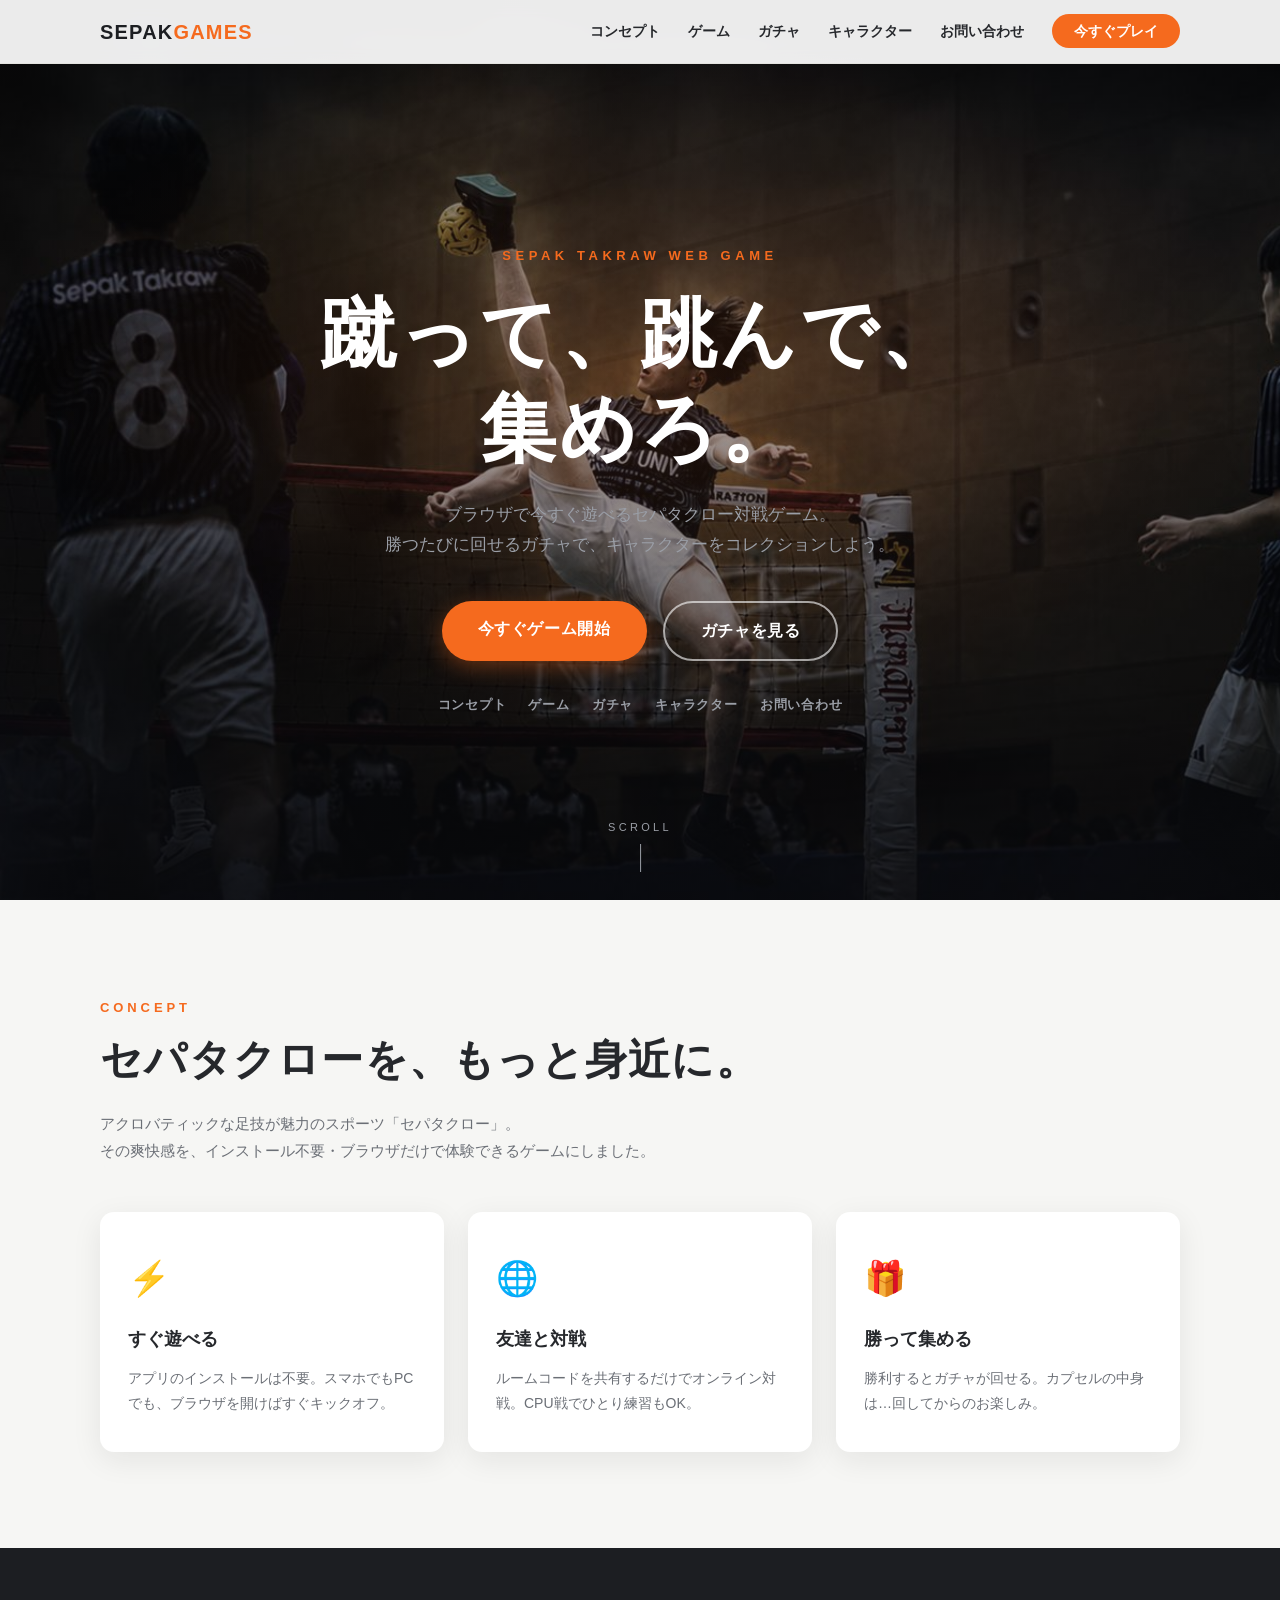
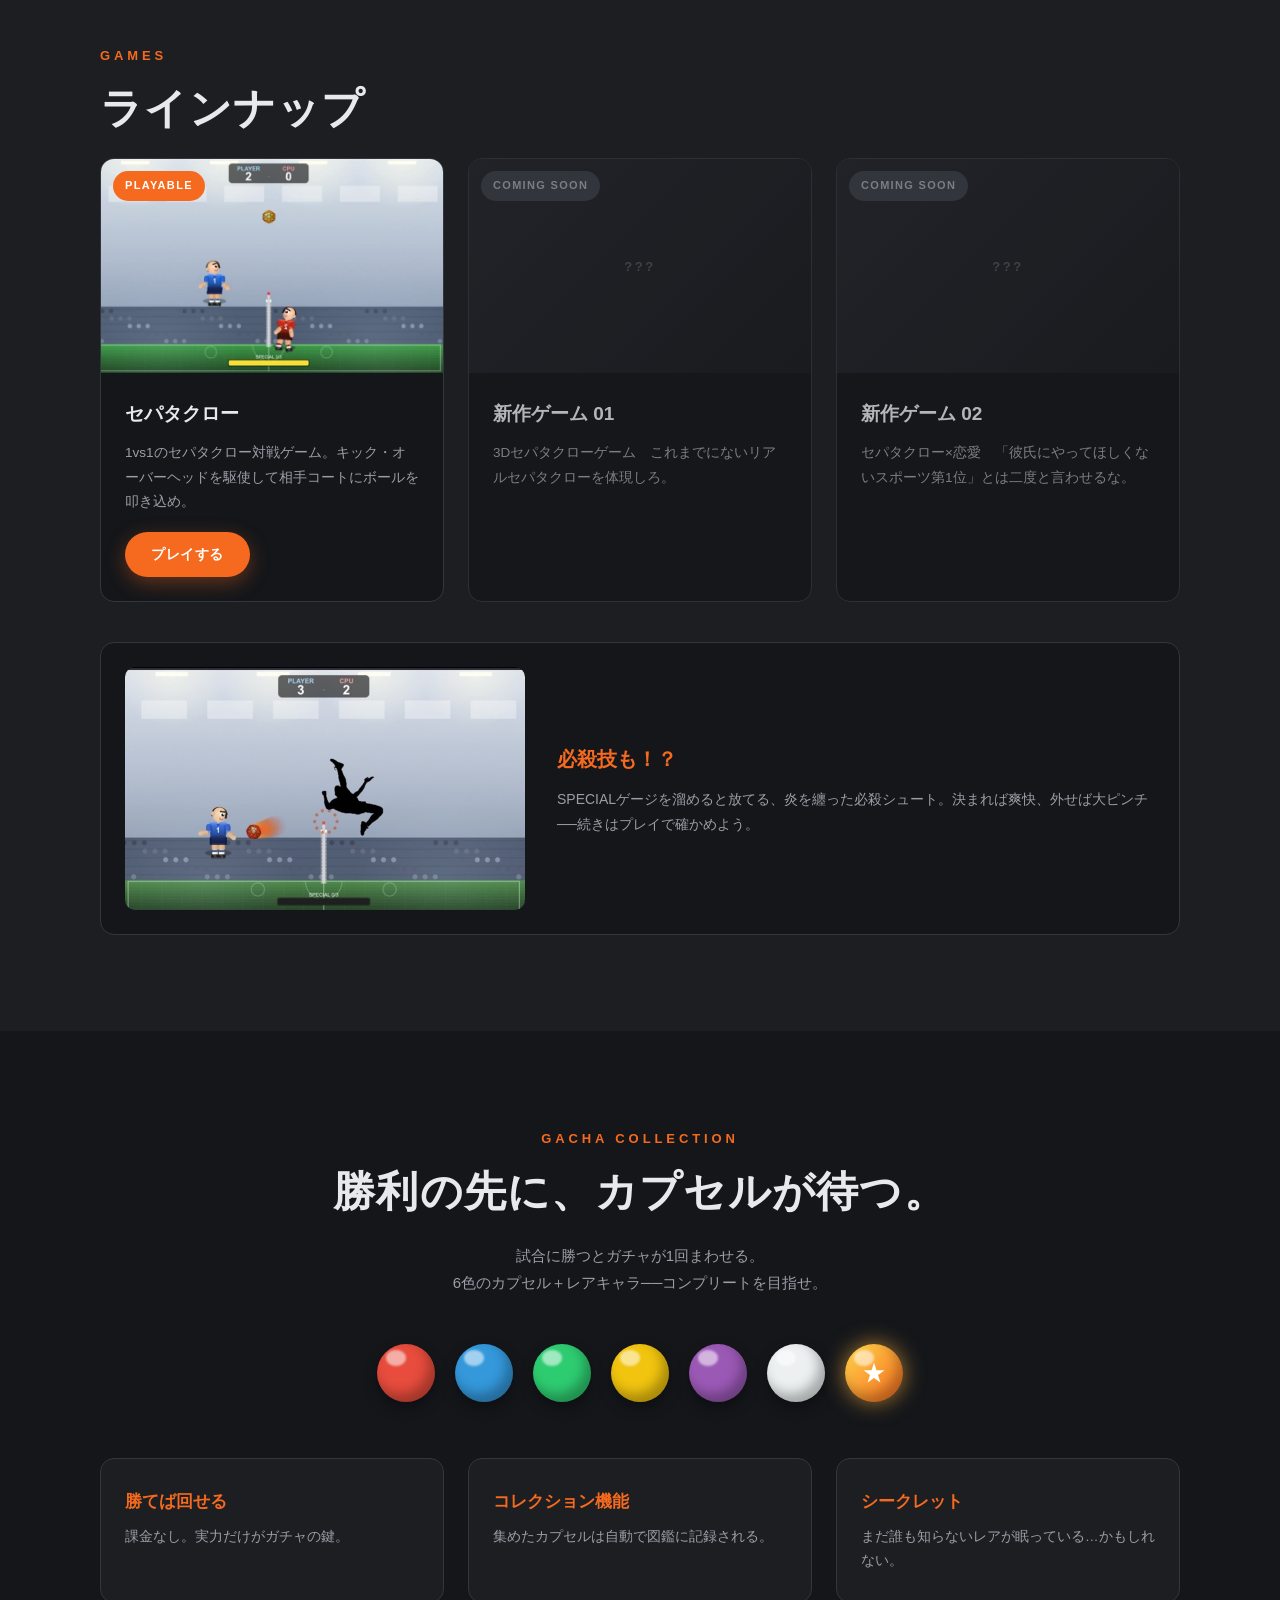
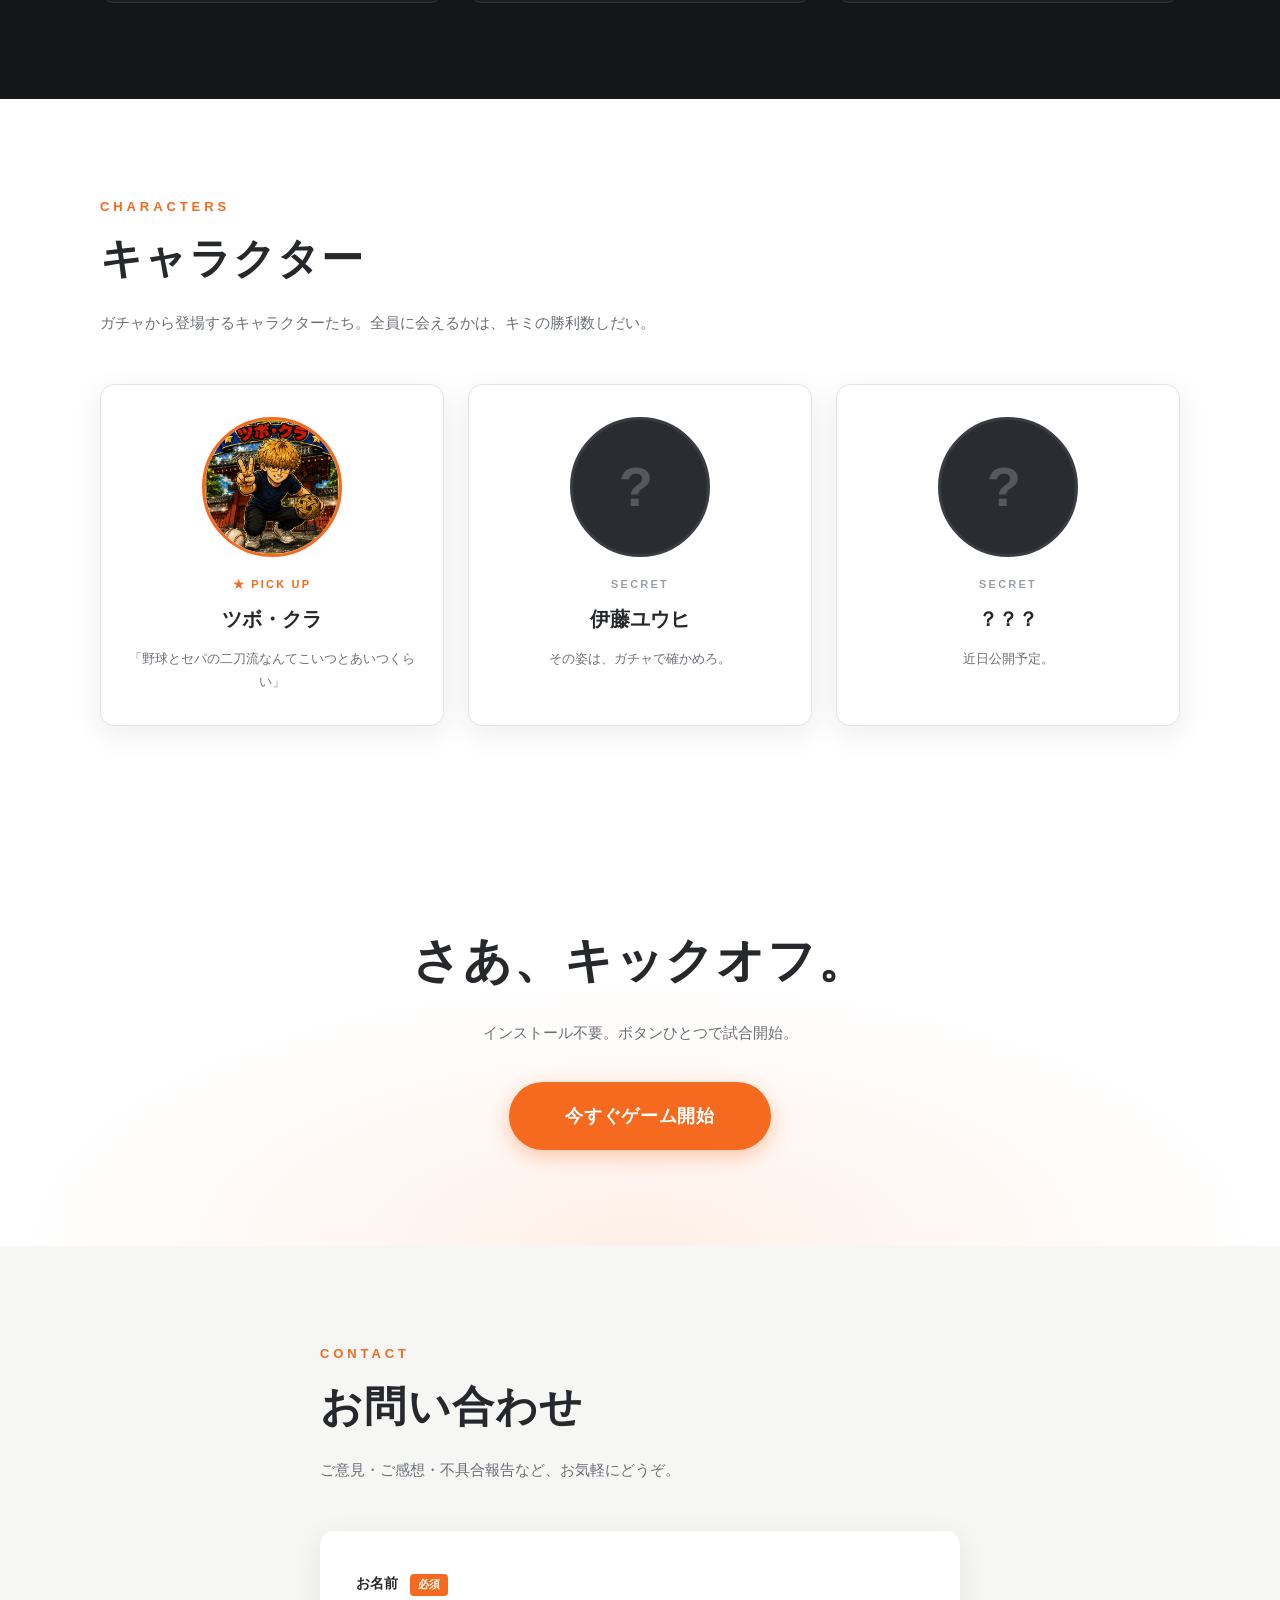
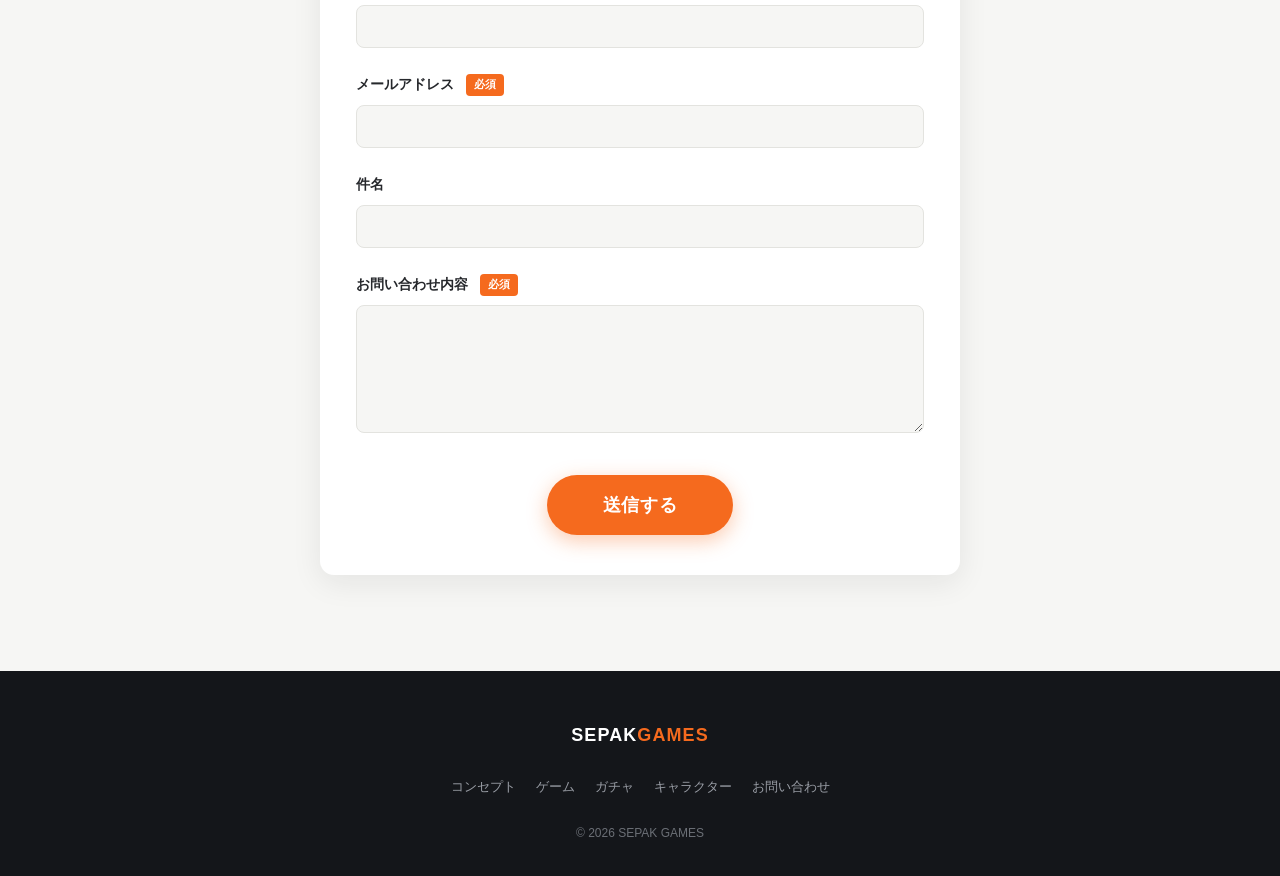
<file: index.html>
<!DOCTYPE html>
<html lang="ja">
<head>
<meta charset="UTF-8">
<meta name="viewport" content="width=device-width, initial-scale=1.0">
<title>SEPAK GAMES | セパタクローゲームポータル</title>
<meta name="description" content="セパタクローを遊び尽くす無料Webゲームポータル「SEPAK GAMES」。インストール不要・ブラウザですぐ遊べるセパタクロー対戦ゲーム。オンライン対戦や、勝利で集めるガチャコレクションも。">
<meta name="theme-color" content="#1c1e22">
<meta name="google-site-verification" content="fpA9SXEetHbOfvM1wDsB76FA36JRCF0NVcErvlDeFhI">

<!-- OGP（SNSでシェアされたときの表示） -->
<meta property="og:site_name" content="SEPAK GAMES">
<meta property="og:title" content="SEPAK GAMES | セパタクローゲームポータル">
<meta property="og:description" content="インストール不要・ブラウザですぐ遊べるセパタクロー対戦ゲーム。勝利で集めるガチャコレクションも。">
<meta property="og:type" content="website">
<meta property="og:url" content="https://sepakgames.netlify.app/">
<meta property="og:image" content="https://sepakgames.netlify.app/assets/ogp.jpg">
<meta property="og:image:width" content="1200">
<meta property="og:image:height" content="630">
<meta property="og:locale" content="ja_JP">
<meta name="twitter:card" content="summary_large_image">
<meta name="twitter:image" content="https://sepakgames.netlify.app/assets/ogp.jpg">
<link rel="canonical" href="https://sepakgames.netlify.app/">

<link rel="icon" type="image/svg+xml" href="assets/favicon.svg">
<link rel="stylesheet" href="css/style.css">

<!-- 検索エンジン向けの構造化データ -->
<script type="application/ld+json">
{
  "@context": "https://schema.org",
  "@type": "WebSite",
  "name": "SEPAK GAMES",
  "url": "https://sepakgames.netlify.app/",
  "description": "セパタクローを遊び尽くす無料Webゲームポータル",
  "inLanguage": "ja"
}
</script>
<script type="application/ld+json">
{
  "@context": "https://schema.org",
  "@type": "VideoGame",
  "name": "セパタクロー",
  "url": "https://shinnosukeodahara1109shusyoku-crypto.github.io/Sepak-takrawgame/",
  "description": "ブラウザで遊べる1vs1のセパタクロー対戦ゲーム。オンライン対戦・勝利ガチャつき。",
  "playMode": ["SinglePlayer", "MultiPlayer"],
  "gamePlatform": "Web Browser",
  "inLanguage": "ja",
  "offers": { "@type": "Offer", "price": "0", "priceCurrency": "JPY" }
}
</script>
</head>
<body>

<!-- ══════════ ヘッダー ══════════ -->
<header class="site-header">
  <div class="container header-inner">
    <a href="#" class="logo">SEPAK<span>GAMES</span></a>

    <!-- ハンバーガーメニュー（CSSのみで動作） -->
    <input type="checkbox" id="nav-toggle" class="nav-toggle">
    <label for="nav-toggle" class="nav-toggle-label" aria-label="メニュー">
      <span></span><span></span><span></span>
    </label>

    <nav class="global-nav">
      <ul>
        <li><a href="#concept">コンセプト</a></li>
        <li><a href="#games">ゲーム</a></li>
        <li><a href="#gacha">ガチャ</a></li>
        <li><a href="#characters">キャラクター</a></li>
        <li><a href="#contact">お問い合わせ</a></li>
        <li><a href="https://shinnosukeodahara1109shusyoku-crypto.github.io/Sepak-takrawgame/" target="_blank" rel="noopener" class="nav-cta">今すぐプレイ</a></li>
      </ul>
    </nav>
  </div>
</header>

<main>

<!-- ══════════ ヒーロー ══════════ -->
<section class="hero" id="hero">
  <div class="hero-bg" aria-hidden="true"></div>
  <div class="container hero-inner">
    <p class="hero-eyebrow">SEPAK TAKRAW WEB GAME</p>
    <h1 class="hero-title">蹴って、跳んで、<br>集めろ。</h1>
    <p class="hero-lead">ブラウザで今すぐ遊べるセパタクロー対戦ゲーム。<br class="pc-only">勝つたびに回せるガチャで、キャラクターをコレクションしよう。</p>
    <div class="hero-actions">
      <a href="https://shinnosukeodahara1109shusyoku-crypto.github.io/Sepak-takrawgame/" target="_blank" rel="noopener" class="btn btn-primary">今すぐゲーム開始</a>
      <a href="#gacha" class="btn btn-ghost">ガチャを見る</a>
    </div>
    <nav class="hero-links" aria-label="セクションへのリンク">
      <a href="#concept">コンセプト</a>
      <a href="#games">ゲーム</a>
      <a href="#gacha">ガチャ</a>
      <a href="#characters">キャラクター</a>
      <a href="#contact">お問い合わせ</a>
    </nav>
  </div>
  <div class="hero-scroll" aria-hidden="true">SCROLL</div>
</section>

<!-- ══════════ コンセプト ══════════ -->
<section class="section concept" id="concept">
  <div class="container">
    <p class="section-eyebrow">CONCEPT</p>
    <h2 class="section-title">セパタクローを、<br class="sp-only">もっと身近に。</h2>
    <p class="section-lead">
      アクロバティックな足技が魅力のスポーツ「セパタクロー」。<br>
      その爽快感を、インストール不要・ブラウザだけで体験できるゲームにしました。
    </p>
    <div class="concept-grid">
      <div class="concept-card">
        <div class="concept-icon" aria-hidden="true">⚡</div>
        <h3>すぐ遊べる</h3>
        <p>アプリのインストールは不要。スマホでもPCでも、ブラウザを開けばすぐキックオフ。</p>
      </div>
      <div class="concept-card">
        <div class="concept-icon" aria-hidden="true">🌐</div>
        <h3>友達と対戦</h3>
        <p>ルームコードを共有するだけでオンライン対戦。CPU戦でひとり練習もOK。</p>
      </div>
      <div class="concept-card">
        <div class="concept-icon" aria-hidden="true">🎁</div>
        <h3>勝って集める</h3>
        <p>勝利するとガチャが回せる。カプセルの中身は…回してからのお楽しみ。</p>
      </div>
    </div>
  </div>
</section>

<!-- ══════════ ゲーム一覧 ══════════ -->
<section class="section games section-dark" id="games">
  <div class="container">
    <p class="section-eyebrow">GAMES</p>
    <h2 class="section-title">ラインナップ</h2>
    <div class="games-grid">

      <article class="game-card is-playable">
        <div class="game-thumb">
          <video class="game-thumb-media" poster="assets/gameplay.jpg" autoplay muted loop playsinline preload="metadata" aria-label="セパタクローゲームのプレー動画">
            <source src="assets/gameplay.mp4" type="video/mp4">
          </video>
          <span class="game-badge">PLAYABLE</span>
        </div>
        <div class="game-body">
          <h3>セパタクロー</h3>
          <p>1vs1のセパタクロー対戦ゲーム。キック・オーバーヘッドを駆使して相手コートにボールを叩き込め。</p>
          <a href="https://shinnosukeodahara1109shusyoku-crypto.github.io/Sepak-takrawgame/" target="_blank" rel="noopener" class="btn btn-primary btn-sm">プレイする</a>
        </div>
      </article>

      <article class="game-card is-coming">
        <div class="game-thumb">
          <span class="game-thumb-placeholder">???</span>
          <span class="game-badge badge-coming">COMING SOON</span>
        </div>
        <div class="game-body">
          <h3>新作ゲーム 01</h3>
          <p>3Dセパタクローゲーム　これまでにないリアルセパタクローを体現しろ。</p>
        </div>
      </article>

      <article class="game-card is-coming">
        <div class="game-thumb">
          <span class="game-thumb-placeholder">???</span>
          <span class="game-badge badge-coming">COMING SOON</span>
        </div>
        <div class="game-body">
          <h3>新作ゲーム 02</h3>
          <p>セパタクロー×恋愛　「彼氏にやってほしくないスポーツ第1位」とは二度と言わせるな。</p>
        </div>
      </article>

    </div>

    <!-- ゲームの見どころ（サブ紹介） -->
    <aside class="game-highlight">
      <img src="assets/special_move.jpg" alt="必殺技の演出画面。炎を纏ったボールが相手コートへ飛んでいく" width="800" height="486" loading="lazy">
      <div class="game-highlight-body">
        <h3>必殺技も！？</h3>
        <p>SPECIALゲージを溜めると放てる、炎を纏った必殺シュート。決まれば爽快、外せば大ピンチ──続きはプレイで確かめよう。</p>
      </div>
    </aside>
  </div>
</section>

<!-- ══════════ ガチャコレクション ══════════ -->
<section class="section gacha section-dark" id="gacha">
  <div class="container">
    <p class="section-eyebrow">GACHA COLLECTION</p>
    <h2 class="section-title">勝利の先に、<br class="sp-only">カプセルが待つ。</h2>
    <p class="section-lead">
      試合に勝つとガチャが1回まわせる。<br>
      6色のカプセル＋レアキャラ──コンプリートを目指せ。
    </p>

    <div class="capsule-row" aria-hidden="true">
      <span class="capsule capsule-red"></span>
      <span class="capsule capsule-blue"></span>
      <span class="capsule capsule-green"></span>
      <span class="capsule capsule-yellow"></span>
      <span class="capsule capsule-purple"></span>
      <span class="capsule capsule-white"></span>
      <span class="capsule capsule-rare">★</span>
    </div>

    <div class="gacha-features">
      <div class="gacha-feature">
        <h3>勝てば回せる</h3>
        <p>課金なし。実力だけがガチャの鍵。</p>
      </div>
      <div class="gacha-feature">
        <h3>コレクション機能</h3>
        <p>集めたカプセルは自動で図鑑に記録される。</p>
      </div>
      <div class="gacha-feature">
        <h3>シークレット</h3>
        <p>まだ誰も知らないレアが眠っている…かもしれない。</p>
      </div>
    </div>
  </div>
</section>

<!-- ══════════ キャラクター紹介 ══════════ -->
<section class="section characters" id="characters">
  <div class="container">
    <p class="section-eyebrow">CHARACTERS</p>
    <h2 class="section-title">キャラクター</h2>
    <p class="section-lead">ガチャから登場するキャラクターたち。全員に会えるかは、キミの勝利数しだい。</p>
    <div class="char-grid">

      <article class="char-card">
        <div class="char-portrait">
          <img src="assets/tsubo_kura.jpg" alt="ツボ・クラ：野球ボールとセパタクローボールを持った眼鏡の少年のキャラクターシール" width="480" height="480" loading="lazy">
        </div>
        <p class="char-rarity">★ PICK UP</p>
        <h3 class="char-name">ツボ・クラ</h3>
        <p class="char-quote">「野球とセパの二刀流なんてこいつとあいつくらい」</p>
      </article>

      <article class="char-card is-secret">
        <div class="char-portrait">
          <span class="char-placeholder char-silhouette">?</span>
        </div>
        <p class="char-rarity">SECRET</p>
        <h3 class="char-name">伊藤ユウヒ</h3>
        <p class="char-quote">その姿は、ガチャで確かめろ。</p>
      </article>

      <article class="char-card is-secret">
        <div class="char-portrait">
          <span class="char-placeholder char-silhouette">?</span>
        </div>
        <p class="char-rarity">SECRET</p>
        <h3 class="char-name">？？？</h3>
        <p class="char-quote">近日公開予定。</p>
      </article>

    </div>
  </div>
</section>

<!-- ══════════ プレイCTA ══════════ -->
<section class="section play-cta" id="play">
  <div class="container">
    <h2 class="play-title">さあ、キックオフ。</h2>
    <p class="play-lead">インストール不要。ボタンひとつで試合開始。</p>
    <a href="https://shinnosukeodahara1109shusyoku-crypto.github.io/Sepak-takrawgame/" target="_blank" rel="noopener" class="btn btn-primary btn-lg">今すぐゲーム開始</a>
  </div>
</section>

<!-- ══════════ お問い合わせ ══════════ -->
<section class="section contact" id="contact">
  <div class="container container-narrow">
    <p class="section-eyebrow">CONTACT</p>
    <h2 class="section-title">お問い合わせ</h2>
    <p class="section-lead">ご意見・ご感想・不具合報告など、お気軽にどうぞ。</p>

    <!-- Googleフォーム連携: 見た目はこのサイトのまま、送信データだけGoogleフォームに記録される -->
    <form class="contact-form" id="contactForm"
          action="https://docs.google.com/forms/d/e/1FAIpQLSd2zEGayqavc96Z0F9NjpJHDblPqJxu7sWBeWed3k_uHK79kQ/formResponse"
          method="POST" target="hidden_iframe">
      <div class="form-group">
        <label for="name">お名前 <span class="required">必須</span></label>
        <input type="text" id="name" name="entry.1781500597" required autocomplete="name">
      </div>
      <div class="form-group">
        <label for="email">メールアドレス <span class="required">必須</span></label>
        <input type="email" id="email" name="entry.1640447617" required autocomplete="email">
      </div>
      <div class="form-group">
        <label for="subject">件名</label>
        <input type="text" id="subject" name="entry.372180179">
      </div>
      <div class="form-group">
        <label for="message">お問い合わせ内容 <span class="required">必須</span></label>
        <textarea id="message" name="entry.2040870261" rows="6" required></textarea>
      </div>
      <button type="submit" class="btn btn-primary btn-lg">送信する</button>
      <p class="form-success" id="formSuccess" hidden>送信しました。お問い合わせありがとうございます！</p>
    </form>
    <!-- Googleフォームの完了画面へ遷移させないための受け皿 -->
    <iframe name="hidden_iframe" id="hiddenIframe" style="display:none" title="送信処理用"></iframe>
  </div>
</section>

</main>

<!-- ══════════ フッター ══════════ -->
<footer class="site-footer">
  <div class="container footer-inner">
    <p class="footer-logo">SEPAK<span>GAMES</span></p>
    <nav class="footer-nav">
      <a href="#concept">コンセプト</a>
      <a href="#games">ゲーム</a>
      <a href="#gacha">ガチャ</a>
      <a href="#characters">キャラクター</a>
      <a href="#contact">お問い合わせ</a>
    </nav>
    <p class="copyright">&copy; 2026 SEPAK GAMES</p>
  </div>
</footer>

<script>
// Googleフォーム送信: 完了画面に飛ばさず、その場で送信完了メッセージを表示する
(function () {
  const form = document.getElementById('contactForm');
  const iframe = document.getElementById('hiddenIframe');
  const success = document.getElementById('formSuccess');
  if (!form) return;
  let submitted = false;

  form.addEventListener('submit', function () {
    submitted = true;
  });
  iframe.addEventListener('load', function () {
    if (!submitted) return; // 初期ロードは無視
    submitted = false;
    form.reset();
    success.hidden = false;
  });
})();
</script>

</body>
</html>
</file>
<file: css/style.css>
/* ══════════════════════════════════════════════
   SEPAK GAMES — サイト共通スタイル
   基調: 白 × ダークグレー / アクセント: オレンジ
   ══════════════════════════════════════════════ */

:root {
  --color-white: #ffffff;
  --color-off-white: #f6f6f4;
  --color-dark: #1c1e22;      /* ダークグレー（セクション背景） */
  --color-darker: #14161a;    /* より深いグレー（フッター等） */
  --color-text: #26282c;
  --color-text-muted: #6b6f76;
  --color-text-on-dark: #e8e9eb;
  --color-muted-on-dark: #9a9ea6;
  --color-accent: #f56a1e;    /* ゲームと共通のオレンジ */
  --color-accent-hover: #ff7f38;
  --color-border: #e3e3df;
  --color-border-dark: #33363c;

  --font-base: "Helvetica Neue", Arial, "Hiragino Kaku Gothic ProN", "Hiragino Sans", "BIZ UDPGothic", Meiryo, sans-serif;

  --header-height: 64px;
  --radius: 14px;
  --shadow: 0 8px 30px rgba(20, 22, 26, 0.08);
  --shadow-hover: 0 14px 40px rgba(20, 22, 26, 0.14);
}

/* ── リセット & ベース ─────────────────────── */
*, *::before, *::after { margin: 0; padding: 0; box-sizing: border-box; }

html { scroll-behavior: smooth; scroll-padding-top: var(--header-height); }

body {
  font-family: var(--font-base);
  color: var(--color-text);
  background: var(--color-white);
  line-height: 1.8;
  -webkit-font-smoothing: antialiased;
}

img { max-width: 100%; height: auto; display: block; }
a { color: inherit; text-decoration: none; }
ul { list-style: none; }

.container {
  width: min(100% - 40px, 1080px);
  margin-inline: auto;
}
.container-narrow { max-width: 640px; }

/* PC / SP 表示切り替え用 */
.sp-only { display: none; }
@media (max-width: 767px) {
  .sp-only { display: inline; }
  .pc-only { display: none; }
}

/* ── ボタン ────────────────────────────────── */
.btn {
  display: inline-block;
  padding: 14px 36px;
  border: none;
  border-radius: 999px;
  font-size: 16px;
  font-weight: bold;
  letter-spacing: 0.04em;
  cursor: pointer;
  transition: transform 0.15s ease, box-shadow 0.15s ease, background 0.15s ease;
}
.btn-primary {
  background: var(--color-accent);
  color: #fff;
  box-shadow: 0 6px 20px rgba(245, 106, 30, 0.35);
}
.btn-primary:hover {
  background: var(--color-accent-hover);
  transform: translateY(-2px);
  box-shadow: 0 10px 26px rgba(245, 106, 30, 0.45);
}
.btn-ghost {
  background: transparent;
  color: #fff;
  border: 2px solid rgba(255, 255, 255, 0.6);
}
.btn-ghost:hover { border-color: #fff; transform: translateY(-2px); }
.btn-sm { padding: 10px 26px; font-size: 14px; }
.btn-lg { padding: 18px 56px; font-size: 18px; }

/* ══════════ ヘッダー ══════════ */
.site-header {
  position: fixed;
  top: 0; left: 0; right: 0;
  z-index: 100;
  height: var(--header-height);
  background: rgba(255, 255, 255, 0.92);
  backdrop-filter: blur(10px);
  border-bottom: 1px solid var(--color-border);
}
.header-inner {
  display: flex;
  align-items: center;
  justify-content: space-between;
  height: 100%;
}
.logo {
  font-size: 20px;
  font-weight: 900;
  letter-spacing: 0.06em;
  color: var(--color-dark);
}
.logo span { color: var(--color-accent); }

.global-nav ul {
  display: flex;
  align-items: center;
  gap: 28px;
}
.global-nav a {
  font-size: 14px;
  font-weight: bold;
  color: var(--color-text);
  transition: color 0.15s;
}
.global-nav a:hover { color: var(--color-accent); }
.nav-cta {
  background: var(--color-accent);
  color: #fff !important;
  padding: 9px 22px;
  border-radius: 999px;
  transition: background 0.15s;
}
.nav-cta:hover { background: var(--color-accent-hover); }

/* ハンバーガー（SPのみ表示） */
.nav-toggle { display: none; }
.nav-toggle-label { display: none; }

/* ══════════ ヒーロー ══════════ */
.hero {
  position: relative;
  min-height: 100svh;
  display: flex;
  align-items: center;
  justify-content: center;
  text-align: center;
  overflow: hidden;
  background: var(--color-darker);
  color: #fff;
  padding-top: var(--header-height);
}
/* トップ画像（実写のセパタクロー）＋文字を読みやすくする暗いオーバーレイ */
.hero-bg {
  position: absolute;
  inset: 0;
  background:
    linear-gradient(180deg, rgba(10,11,14,0.55) 0%, rgba(10,11,14,0.35) 40%, rgba(10,11,14,0.75) 100%),
    radial-gradient(ellipse 70% 55% at 50% 42%, rgba(245, 106, 30, 0.18), transparent 70%),
    url("../assets/hero.jpg") center / cover no-repeat,
    var(--color-darker);
}
.hero-inner { position: relative; z-index: 1; }
.hero-eyebrow {
  font-size: 13px;
  font-weight: bold;
  letter-spacing: 0.35em;
  color: var(--color-accent);
  margin-bottom: 18px;
}
.hero-title {
  font-size: clamp(40px, 8vw, 76px);
  font-weight: 900;
  line-height: 1.25;
  letter-spacing: 0.04em;
  margin-bottom: 24px;
}
.hero-lead {
  font-size: clamp(14px, 2vw, 17px);
  color: var(--color-muted-on-dark);
  margin-bottom: 40px;
}
.hero-actions {
  display: flex;
  gap: 16px;
  justify-content: center;
  flex-wrap: wrap;
}
/* ヒーロー内のセクションリンク集 */
.hero-links {
  display: flex;
  flex-wrap: wrap;
  justify-content: center;
  gap: 10px 22px;
  margin-top: 32px;
}
.hero-links a {
  position: relative;
  font-size: 13px;
  font-weight: bold;
  letter-spacing: 0.06em;
  color: var(--color-muted-on-dark);
  padding-bottom: 3px;
  transition: color 0.15s;
}
.hero-links a::after {
  content: "";
  position: absolute;
  left: 0; bottom: 0;
  width: 100%; height: 1px;
  background: var(--color-accent);
  transform: scaleX(0);
  transform-origin: left;
  transition: transform 0.2s ease;
}
.hero-links a:hover { color: #fff; }
.hero-links a:hover::after { transform: scaleX(1); }
.hero-scroll {
  position: absolute;
  bottom: 28px;
  left: 50%;
  transform: translateX(-50%);
  font-size: 11px;
  letter-spacing: 0.3em;
  color: var(--color-muted-on-dark);
  padding-bottom: 34px;
}
.hero-scroll::after {
  content: "";
  position: absolute;
  bottom: 0;
  left: 50%;
  width: 1px;
  height: 28px;
  background: var(--color-muted-on-dark);
  animation: scrollLine 2s ease-in-out infinite;
}
@keyframes scrollLine {
  0% { transform: scaleY(0); transform-origin: top; }
  45% { transform: scaleY(1); transform-origin: top; }
  55% { transform: scaleY(1); transform-origin: bottom; }
  100% { transform: scaleY(0); transform-origin: bottom; }
}

/* ══════════ セクション共通 ══════════ */
.section { padding: 96px 0; }
.section-dark {
  background: var(--color-dark);
  color: var(--color-text-on-dark);
}
.section-eyebrow {
  font-size: 13px;
  font-weight: bold;
  letter-spacing: 0.3em;
  color: var(--color-accent);
  margin-bottom: 12px;
}
.section-title {
  font-size: clamp(28px, 5vw, 42px);
  font-weight: 900;
  line-height: 1.4;
  letter-spacing: 0.03em;
  margin-bottom: 20px;
}
.section-lead {
  font-size: 15px;
  color: var(--color-text-muted);
  margin-bottom: 48px;
}
.section-dark .section-lead { color: var(--color-muted-on-dark); }

/* ══════════ コンセプト ══════════ */
.concept { background: var(--color-off-white); }
.concept-grid {
  display: grid;
  grid-template-columns: repeat(3, 1fr);
  gap: 24px;
}
.concept-card {
  background: var(--color-white);
  border-radius: var(--radius);
  padding: 36px 28px;
  box-shadow: var(--shadow);
  transition: transform 0.2s ease, box-shadow 0.2s ease;
}
.concept-card:hover { transform: translateY(-4px); box-shadow: var(--shadow-hover); }
.concept-icon { font-size: 34px; margin-bottom: 14px; }
.concept-card h3 { font-size: 18px; margin-bottom: 10px; }
.concept-card p { font-size: 14px; color: var(--color-text-muted); }

/* ══════════ ゲーム一覧 ══════════ */
.games-grid {
  display: grid;
  grid-template-columns: repeat(3, 1fr);
  gap: 24px;
}
.game-card {
  background: var(--color-darker);
  border: 1px solid var(--color-border-dark);
  border-radius: var(--radius);
  overflow: hidden;
  transition: transform 0.2s ease, border-color 0.2s ease;
}
.game-card.is-playable:hover {
  transform: translateY(-4px);
  border-color: var(--color-accent);
}
.game-thumb {
  position: relative;
  aspect-ratio: 16 / 10;
  background: linear-gradient(135deg, #24262c, #191b1f);
  display: flex;
  align-items: center;
  justify-content: center;
}
.game-thumb img,
.game-thumb .game-thumb-media { width: 100%; height: 100%; object-fit: cover; display: block; }
.game-thumb-placeholder {
  font-size: 13px;
  font-weight: bold;
  letter-spacing: 0.2em;
  color: #4a4e56;
}
.game-badge {
  position: absolute;
  top: 12px;
  left: 12px;
  font-size: 11px;
  font-weight: bold;
  letter-spacing: 0.12em;
  padding: 5px 12px;
  border-radius: 999px;
  background: var(--color-accent);
  color: #fff;
}
.badge-coming { background: #3a3e46; color: var(--color-muted-on-dark); }
.game-card.is-coming { opacity: 0.75; }
.game-body { padding: 24px; }
.game-body h3 { font-size: 19px; margin-bottom: 10px; }
.game-body p {
  font-size: 13.5px;
  color: var(--color-muted-on-dark);
  margin-bottom: 18px;
}
.game-card.is-coming .game-body p { margin-bottom: 0; }

/* ゲームの見どころ（サブ紹介） */
.game-highlight {
  display: flex;
  align-items: center;
  gap: 32px;
  margin-top: 40px;
  background: var(--color-darker);
  border: 1px solid var(--color-border-dark);
  border-radius: var(--radius);
  padding: 24px;
}
.game-highlight img {
  width: min(44%, 400px);
  height: auto;
  border-radius: 10px;
  flex-shrink: 0;
}
.game-highlight-body h3 {
  font-size: 20px;
  color: var(--color-accent);
  margin-bottom: 10px;
}
.game-highlight-body p { font-size: 14px; color: var(--color-muted-on-dark); }

/* ══════════ キャラクター ══════════ */
.char-grid {
  display: grid;
  grid-template-columns: repeat(3, 1fr);
  gap: 24px;
}
.char-card {
  background: var(--color-white);
  border: 1px solid var(--color-border);
  border-radius: var(--radius);
  padding: 32px 24px;
  text-align: center;
  box-shadow: var(--shadow);
  transition: transform 0.2s ease, box-shadow 0.2s ease;
}
.char-card:hover { transform: translateY(-4px); box-shadow: var(--shadow-hover); }
.char-portrait {
  width: 140px;
  height: 140px;
  margin: 0 auto 18px;
  border-radius: 50%;
  background: var(--color-off-white);
  border: 3px solid var(--color-border);
  display: flex;
  align-items: center;
  justify-content: center;
  overflow: hidden;
}
.char-card:not(.is-secret) .char-portrait { border-color: var(--color-accent); }
.char-portrait img { width: 100%; height: 100%; object-fit: cover; }
.char-placeholder {
  font-size: 12px;
  font-weight: bold;
  letter-spacing: 0.15em;
  color: #b9bcc1;
}
.char-silhouette {
  font-size: 56px;
  color: #caccd0;
}
.is-secret .char-portrait { background: #2a2c31; border-color: #3a3d43; }
.is-secret .char-silhouette { color: #55585f; }
.char-rarity {
  font-size: 11px;
  font-weight: bold;
  letter-spacing: 0.2em;
  color: var(--color-accent);
  margin-bottom: 6px;
}
.is-secret .char-rarity { color: #9a9ea6; }
.char-name { font-size: 20px; margin-bottom: 10px; }
.char-quote { font-size: 13px; color: var(--color-text-muted); }

/* ══════════ ガチャコレクション ══════════ */
/* ゲーム一覧(ダーク)の直後に並ぶため、一段深いグレーで面を分ける */
.gacha { text-align: center; background: var(--color-darker); }
.capsule-row {
  display: flex;
  justify-content: center;
  gap: clamp(8px, 2.5vw, 20px);
  margin-bottom: 56px;
}
.capsule {
  width: clamp(36px, 7vw, 58px);
  height: clamp(36px, 7vw, 58px);
  border-radius: 50%;
  position: relative;
  box-shadow: inset -6px -8px 12px rgba(0, 0, 0, 0.3), 0 6px 14px rgba(0, 0, 0, 0.35);
  animation: capsuleBob 2.6s ease-in-out infinite;
}
/* カプセルの上半分の光沢 */
.capsule::before {
  content: "";
  position: absolute;
  top: 12%;
  left: 16%;
  width: 34%;
  height: 26%;
  border-radius: 50%;
  background: rgba(255, 255, 255, 0.55);
  filter: blur(1px);
}
.capsule:nth-child(2) { animation-delay: 0.2s; }
.capsule:nth-child(3) { animation-delay: 0.4s; }
.capsule:nth-child(4) { animation-delay: 0.6s; }
.capsule:nth-child(5) { animation-delay: 0.8s; }
.capsule:nth-child(6) { animation-delay: 1.0s; }
.capsule:nth-child(7) { animation-delay: 1.2s; }
@keyframes capsuleBob {
  0%, 100% { transform: translateY(0); }
  50% { transform: translateY(-10px); }
}
.capsule-red    { background: #e74c3c; }
.capsule-blue   { background: #3498db; }
.capsule-green  { background: #2ecc71; }
.capsule-yellow { background: #f1c40f; }
.capsule-purple { background: #9b59b6; }
.capsule-white  { background: #ecf0f1; }
.capsule-rare {
  background: linear-gradient(135deg, #ffd54a, #f56a1e);
  display: flex;
  align-items: center;
  justify-content: center;
  color: #fff;
  font-size: clamp(16px, 3vw, 24px);
  box-shadow: inset -6px -8px 12px rgba(0, 0, 0, 0.25), 0 0 22px rgba(255, 180, 60, 0.65);
}
.gacha-features {
  display: grid;
  grid-template-columns: repeat(3, 1fr);
  gap: 24px;
  text-align: left;
}
.gacha-feature {
  background: var(--color-dark);
  border: 1px solid var(--color-border-dark);
  border-radius: var(--radius);
  padding: 28px 24px;
}
.gacha-feature h3 {
  font-size: 17px;
  margin-bottom: 8px;
  color: var(--color-accent);
}
.gacha-feature p { font-size: 13.5px; color: var(--color-muted-on-dark); }

/* ══════════ プレイCTA ══════════ */
.play-cta {
  text-align: center;
  background:
    radial-gradient(ellipse 70% 90% at 50% 100%, rgba(245, 106, 30, 0.10), transparent 70%),
    var(--color-white);
}
.play-title {
  font-size: clamp(30px, 6vw, 48px);
  font-weight: 900;
  letter-spacing: 0.04em;
  margin-bottom: 14px;
}
.play-lead {
  font-size: 15px;
  color: var(--color-text-muted);
  margin-bottom: 36px;
}

/* ══════════ お問い合わせ ══════════ */
.contact { background: var(--color-off-white); }
.contact-form {
  background: var(--color-white);
  border-radius: var(--radius);
  padding: 40px 36px;
  box-shadow: var(--shadow);
  text-align: left;
}
.form-group { margin-bottom: 24px; }
.form-group label {
  display: block;
  font-size: 14px;
  font-weight: bold;
  margin-bottom: 8px;
}
.required {
  display: inline-block;
  font-size: 11px;
  font-weight: bold;
  color: #fff;
  background: var(--color-accent);
  border-radius: 4px;
  padding: 1px 8px;
  margin-left: 8px;
  vertical-align: middle;
}
.form-group input,
.form-group textarea {
  width: 100%;
  font-family: inherit;
  font-size: 15px;
  padding: 12px 14px;
  border: 1.5px solid var(--color-border);
  border-radius: 8px;
  background: var(--color-off-white);
  transition: border-color 0.15s, background 0.15s;
}
.form-group input:focus,
.form-group textarea:focus {
  outline: none;
  border-color: var(--color-accent);
  background: var(--color-white);
}
.contact-form .btn { display: block; margin: 32px auto 0; }
.form-success {
  margin-top: 20px;
  padding: 14px 18px;
  border-radius: 8px;
  background: #eef8ee;
  border: 1.5px solid #7bc47f;
  color: #2e7d32;
  font-size: 14px;
  font-weight: bold;
  text-align: center;
}

/* ══════════ フッター ══════════ */
.site-footer {
  background: var(--color-darker);
  color: var(--color-muted-on-dark);
  padding: 48px 0 32px;
}
.footer-inner {
  display: flex;
  flex-direction: column;
  align-items: center;
  gap: 24px;
}
.footer-logo {
  font-size: 18px;
  font-weight: 900;
  letter-spacing: 0.06em;
  color: #fff;
}
.footer-logo span { color: var(--color-accent); }
.footer-nav {
  display: flex;
  flex-wrap: wrap;
  justify-content: center;
  gap: 20px;
}
.footer-nav a {
  font-size: 13px;
  transition: color 0.15s;
}
.footer-nav a:hover { color: #fff; }
.copyright { font-size: 12px; color: #6b6f76; }

/* ══════════════════════════════════════════════
   レスポンシブ（タブレット以下）
   ══════════════════════════════════════════════ */
@media (max-width: 960px) {
  .concept-grid,
  .games-grid,
  .char-grid,
  .gacha-features {
    grid-template-columns: repeat(2, 1fr);
  }
}

@media (max-width: 767px) {
  .section { padding: 64px 0; }

  /* ── SPナビ（ハンバーガー） ── */
  .nav-toggle-label {
    display: flex;
    flex-direction: column;
    justify-content: center;
    gap: 6px;
    width: 44px;
    height: 44px;
    padding: 8px;
    cursor: pointer;
    z-index: 110;
  }
  .nav-toggle-label span {
    display: block;
    height: 2px;
    background: var(--color-dark);
    border-radius: 2px;
    transition: transform 0.25s ease, opacity 0.25s ease;
  }
  .nav-toggle:checked ~ .nav-toggle-label span:nth-child(1) { transform: translateY(8px) rotate(45deg); }
  .nav-toggle:checked ~ .nav-toggle-label span:nth-child(2) { opacity: 0; }
  .nav-toggle:checked ~ .nav-toggle-label span:nth-child(3) { transform: translateY(-8px) rotate(-45deg); }

  .global-nav {
    position: fixed;
    top: var(--header-height);
    left: 0; right: 0;
    background: var(--color-white);
    border-bottom: 1px solid var(--color-border);
    box-shadow: 0 16px 30px rgba(20, 22, 26, 0.12);
    transform: translateY(-8px);
    opacity: 0;
    visibility: hidden;
    transition: transform 0.25s ease, opacity 0.25s ease, visibility 0.25s;
  }
  .nav-toggle:checked ~ .global-nav {
    transform: translateY(0);
    opacity: 1;
    visibility: visible;
  }
  .global-nav ul {
    flex-direction: column;
    gap: 0;
    padding: 12px 0 20px;
  }
  .global-nav li { width: 100%; text-align: center; }
  .global-nav a {
    display: block;
    padding: 14px 0;
    font-size: 15px;
  }
  .global-nav .nav-cta {
    display: inline-block;
    margin-top: 10px;
    padding: 12px 40px;
  }

  /* ── グリッドを1カラムに ── */
  .concept-grid,
  .games-grid,
  .char-grid,
  .gacha-features {
    grid-template-columns: 1fr;
  }

  .hero-actions .btn { width: min(100%, 300px); }
  .contact-form { padding: 28px 20px; }
  .game-highlight { flex-direction: column; gap: 18px; }
  .game-highlight img { width: 100%; }
}
</file>
